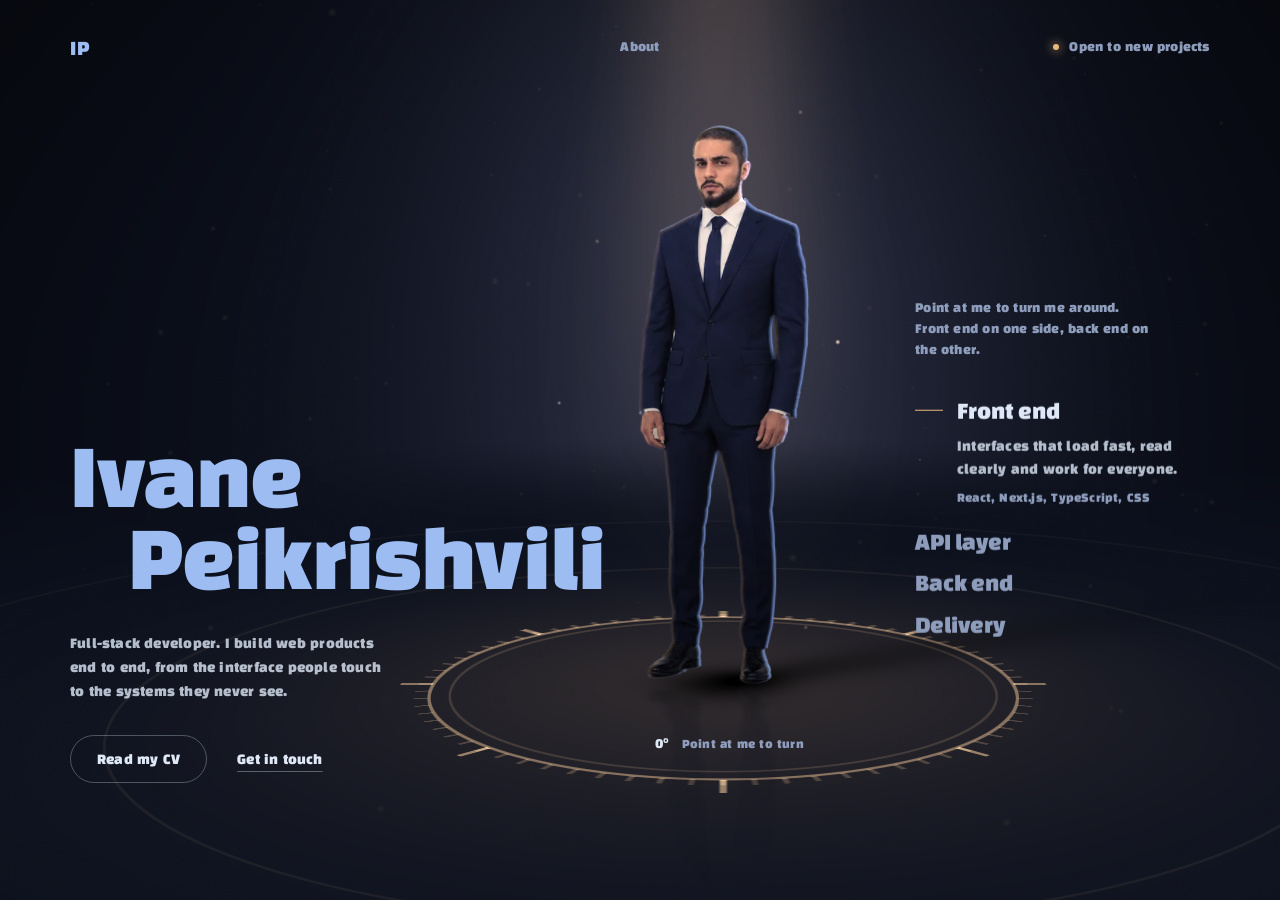
<file: index.html>
<!doctype html>
<html lang="en">
<head>
  <meta charset="utf-8">
  <meta name="viewport" content="width=device-width, initial-scale=1, viewport-fit=cover">
  <title>Ivane Peikrishvili, full-stack developer</title>
  <meta name="description" content="Ivane Peikrishvili builds web products end to end, from the interface to the systems behind it.">
  <meta name="theme-color" content="#0a0e19">

  <!-- Font: Changa One for everything -->
  <link rel="preconnect" href="https://fonts.googleapis.com">
  <link rel="preconnect" href="https://fonts.gstatic.com" crossorigin>
  <link rel="stylesheet" href="https://fonts.googleapis.com/css2?family=Changa+One:ital@0;1&display=swap">

  <!-- Start loading the turntable photos straight away -->
  <link rel="preload" href="assets/turntable.webp" as="image" type="image/webp">

  <link rel="stylesheet" href="css/style.css">

  <!-- Lets the CSS know JavaScript is running (used for the opening animation) -->
  <script>document.documentElement.classList.add('js');</script>
</head>

<body class="page-home">

  <!-- ===== Header ===== -->
  <header class="site-header">
    <a class="site-header__mark" href="index.html" aria-label="Ivane Peikrishvili, home">IP</a>
    <nav class="site-nav" aria-label="Main">
      <a href="about.html">About</a>
    </nav>
    <p class="site-header__status">Open to new projects</p>
  </header>

  <main>
    <!-- ===== Hero: the turntable =====
         data-turntable points to the 40-photo atlas used by js/turntable.js -->
    <section class="hero" aria-label="Introduction" data-turntable="assets/turntable.webp">

      <canvas class="hero__stage" aria-hidden="true"></canvas>
      <img class="hero__fallback" src="assets/portrait-front.webp" alt="" aria-hidden="true">
      <div class="hero__grain" aria-hidden="true"></div>
      <div class="hero__letterbox" aria-hidden="true"><span></span><span></span></div>

      <!-- Name and introduction -->
      <div class="hero__intro">
        <h1 class="hero__name">
          <span class="line"><span>Ivane</span></span>
          <span class="line"><span>Peikrishvili</span></span>
        </h1>
        <p class="hero__lede">
          Full-stack developer. I build web products end to end, from the interface
          people touch to the systems they never see.
        </p>
        <div class="actions">
          <a class="button" href="about.html">Read my CV</a>
          <a class="text-link" href="about.html#contact">Get in touch</a>
        </div>
      </div>

      <!-- The stack. Each layer matches one side of the figure (data-angle). -->
      <aside class="layers" aria-label="What I work on">
        <p class="layers__hint">Point at me to turn me around. Front end on one side, back end on the other.</p>
        <ol class="layers__list">
          <li class="layers__item is-active" data-angle="0">
            <button class="layers__button" type="button" aria-pressed="true">Front end</button>
            <div class="layers__detail"><div>
              <p>Interfaces that load fast, read clearly and work for everyone.</p>
              <p class="layers__tools">React, Next.js, TypeScript, CSS</p>
            </div></div>
          </li>
          <li class="layers__item" data-angle="90">
            <button class="layers__button" type="button" aria-pressed="false">API layer</button>
            <div class="layers__detail"><div>
              <p>Clear contracts between the screen and the data, typed end to end.</p>
              <p class="layers__tools">REST, GraphQL, tRPC, OpenAPI</p>
            </div></div>
          </li>
          <li class="layers__item" data-angle="180">
            <button class="layers__button" type="button" aria-pressed="false">Back end</button>
            <div class="layers__detail"><div>
              <p>Services, data models and background jobs that stay calm under load.</p>
              <p class="layers__tools">Node.js, PostgreSQL, Redis, Prisma</p>
            </div></div>
          </li>
          <li class="layers__item" data-angle="270">
            <button class="layers__button" type="button" aria-pressed="false">Delivery</button>
            <div class="layers__detail"><div>
              <p>Pipelines, hosting and monitoring, so releases are routine.</p>
              <p class="layers__tools">Docker, AWS, Vercel, GitHub Actions</p>
            </div></div>
          </li>
        </ol>
      </aside>

      <!-- Angle readout. Also a keyboard control: arrow keys turn the figure. -->
      <div class="hero__dial" role="slider" tabindex="0"
           aria-label="Turn the portrait" aria-valuemin="0" aria-valuemax="359"
           aria-valuenow="0" aria-valuetext="0 degrees, front end">
        <span class="dial__value">0°</span>
        <span class="dial__hint">
          <span class="hint-mouse">Point at me to turn</span>
          <span class="hint-touch">Swipe to turn</span>
        </span>
      </div>

      <p class="visually-hidden">
        Portrait of Ivane in a navy suit, standing on a turntable.
        Turning it changes which part of the stack is described.
      </p>
    </section>
  </main>

  <script src="js/turntable.js"></script>
  <script src="js/main.js"></script>
</body>
</html>
</file>
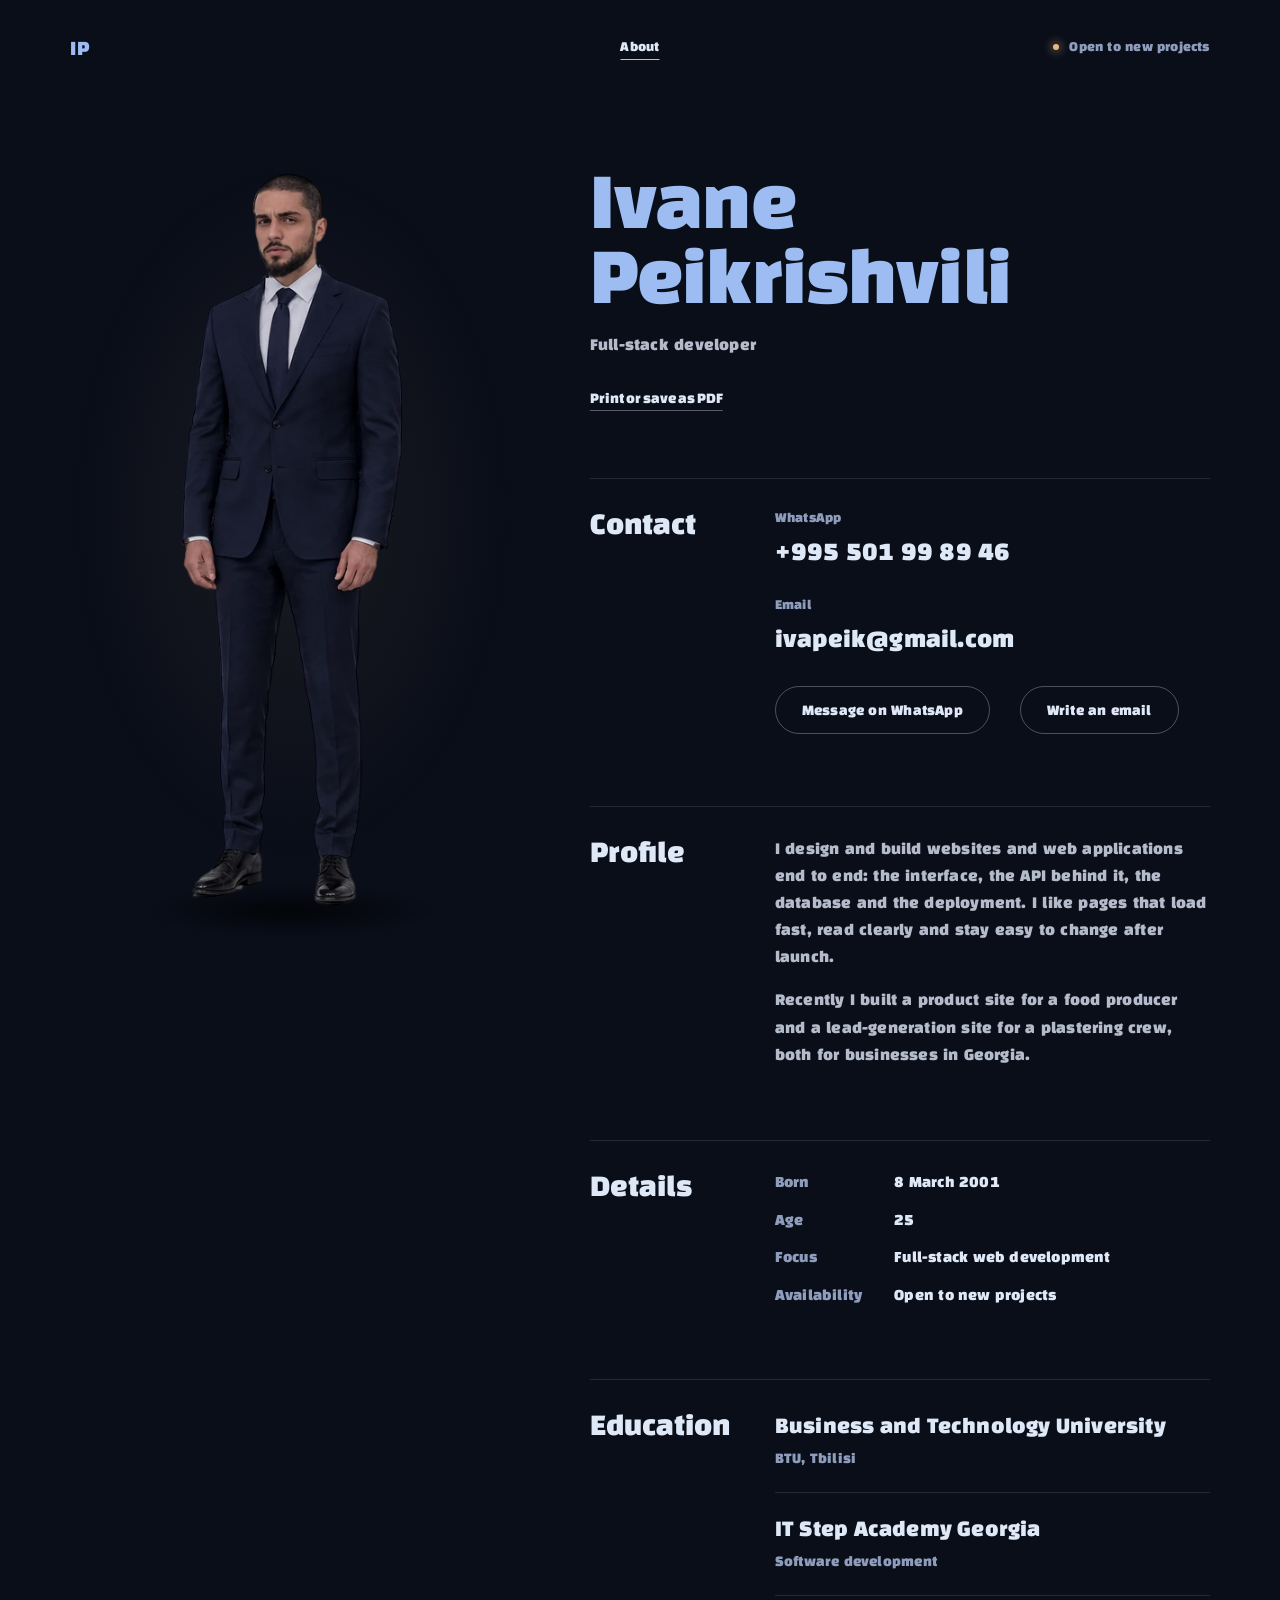
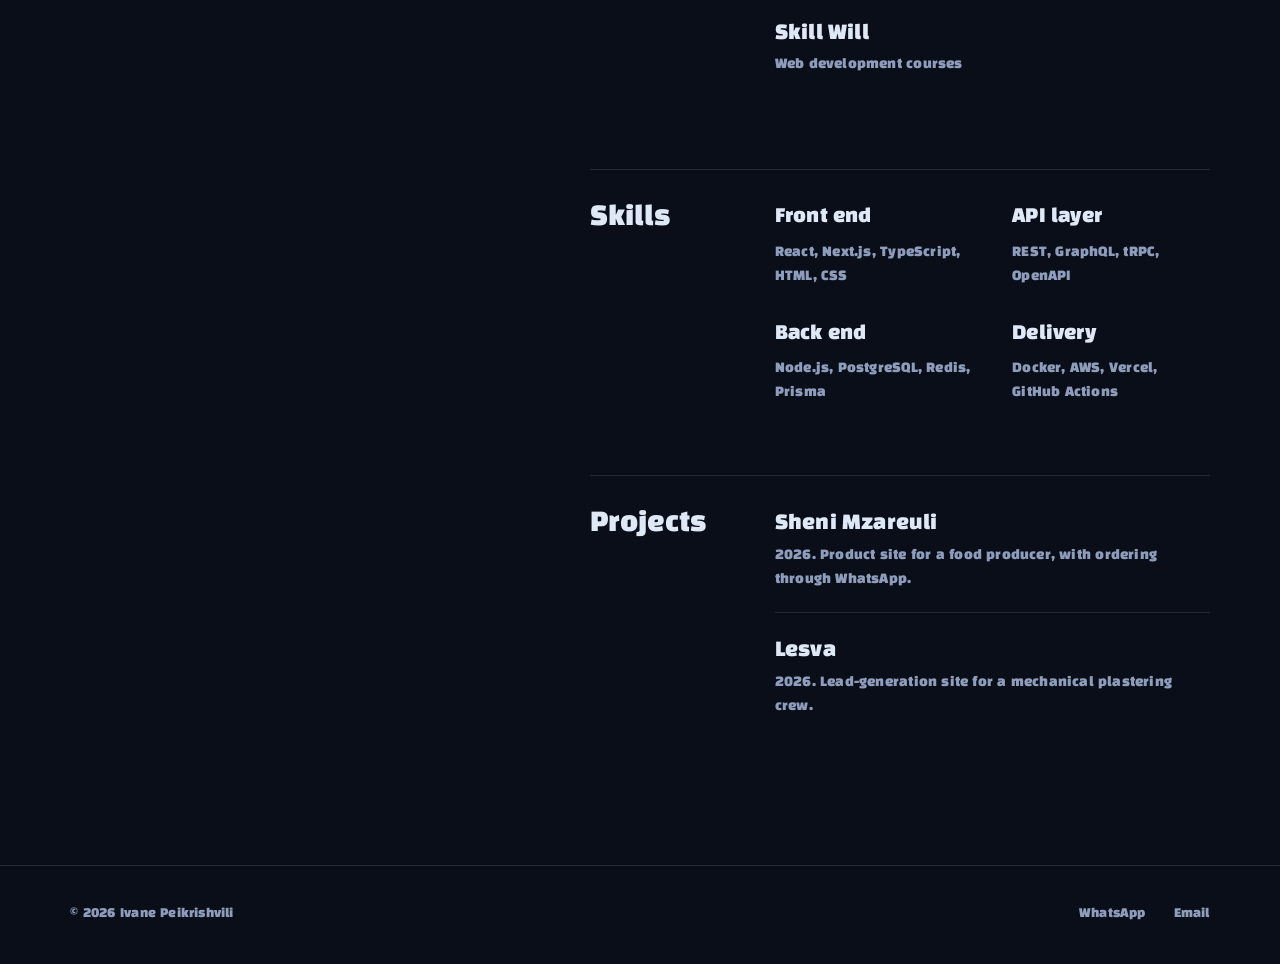
<file: about.html>
<!doctype html>
<html lang="en">
<head>
  <meta charset="utf-8">
  <meta name="viewport" content="width=device-width, initial-scale=1, viewport-fit=cover">
  <title>About, Ivane Peikrishvili</title>
  <meta name="description" content="CV of Ivane Peikrishvili, full-stack developer: profile, education, skills and projects.">
  <meta name="theme-color" content="#0a0e19">

  <link rel="preconnect" href="https://fonts.googleapis.com">
  <link rel="preconnect" href="https://fonts.gstatic.com" crossorigin>
  <link rel="stylesheet" href="https://fonts.googleapis.com/css2?family=Changa+One:ital@0;1&display=swap">

  <link rel="stylesheet" href="css/style.css">
</head>

<body class="page-about">

  <!-- ===== Header ===== -->
  <header class="site-header">
    <a class="site-header__mark" href="index.html" aria-label="Ivane Peikrishvili, home">IP</a>
    <nav class="site-nav" aria-label="Main">
      <a aria-current="page" href="about.html">About</a>
    </nav>
    <p class="site-header__status">Open to new projects</p>
  </header>

  <main class="about container">

    <!-- ===== Portrait (stays in view while the CV scrolls) ===== -->
    <figure class="about__portrait">
      <img src="assets/portrait-front.webp" width="260" height="844"
           alt="Ivane Peikrishvili in a navy suit, facing the camera.">
    </figure>

    <!-- ===== CV ===== -->
    <div class="cv">

      <header class="cv__intro">
        <h1 class="cv__name"><span class="line">Ivane</span> <span class="line">Peikrishvili</span></h1>
        <p class="cv__role" data-reveal>Full-stack developer</p>
        <div class="actions" data-reveal>
          <button class="text-link link-button" type="button" data-print>Print or save as PDF</button>
        </div>
      </header>

      <section class="cv__section" data-reveal id="contact" aria-labelledby="contact-title">
        <h2 class="section-title" id="contact-title">Contact</h2>
        <div class="contact-links">
          <div>
            <p class="direct__label">WhatsApp</p>
            <p class="direct__value">+995 501 99 89 46</p>
          </div>
          <div>
            <p class="direct__label">Email</p>
            <p class="direct__value">ivapeik@gmail.com</p>
          </div>
          <div class="actions">
            <a class="button" href="https://wa.me/995501998946" target="_blank" rel="noopener">Message on WhatsApp</a>
            <a class="button" href="https://mail.google.com/mail/?view=cm&amp;fs=1&amp;to=ivapeik@gmail.com" target="_blank" rel="noopener">Write an email</a>
          </div>
        </div>
      </section>

      <section class="cv__section" data-reveal aria-labelledby="profile-title">
        <h2 class="section-title" id="profile-title">Profile</h2>
        <div class="cv__text">
          <p>
            I design and build websites and web applications end to end: the interface,
            the API behind it, the database and the deployment. I like pages that load fast,
            read clearly and stay easy to change after launch.
          </p>
          <p>
            Recently I built a product site for a food producer and a lead-generation site
            for a plastering crew, both for businesses in Georgia.
          </p>
        </div>
      </section>

      <section class="cv__section" data-reveal aria-labelledby="details-title">
        <h2 class="section-title" id="details-title">Details</h2>
        <dl class="cv__facts">
          <dt>Born</dt>
          <dd>8 March 2001</dd>
          <dt>Age</dt>
          <dd><span data-birthdate="2001-03-08">25</span></dd>
          <dt>Focus</dt>
          <dd>Full-stack web development</dd>
          <dt>Availability</dt>
          <dd>Open to new projects</dd>
        </dl>
      </section>

      <section class="cv__section" data-reveal aria-labelledby="education-title">
        <h2 class="section-title" id="education-title">Education</h2>
        <!-- Add years or programme names to each entry if you like,
             for example: <p class="entry__meta">Computer Science, 2019 to 2023</p> -->
        <ul class="entry-list">
          <li>
            <h3 class="entry__title">Business and Technology University</h3>
            <p class="entry__meta">BTU, Tbilisi</p>
          </li>
          <li>
            <h3 class="entry__title">IT Step Academy Georgia</h3>
            <p class="entry__meta">Software development</p>
          </li>
          <li>
            <h3 class="entry__title">Skill Will</h3>
            <p class="entry__meta">Web development courses</p>
          </li>
        </ul>
      </section>

      <section class="cv__section" data-reveal aria-labelledby="skills-title">
        <h2 class="section-title" id="skills-title">Skills</h2>
        <div class="skills">
          <div>
            <h3>Front end</h3>
            <p>React, Next.js, TypeScript, HTML, CSS</p>
          </div>
          <div>
            <h3>API layer</h3>
            <p>REST, GraphQL, tRPC, OpenAPI</p>
          </div>
          <div>
            <h3>Back end</h3>
            <p>Node.js, PostgreSQL, Redis, Prisma</p>
          </div>
          <div>
            <h3>Delivery</h3>
            <p>Docker, AWS, Vercel, GitHub Actions</p>
          </div>
        </div>
      </section>

      <section class="cv__section" data-reveal aria-labelledby="projects-title">
        <h2 class="section-title" id="projects-title">Projects</h2>
        <ul class="entry-list">
          <li>
            <h3 class="entry__title"><a href="https://shenimzareuli.ge/" target="_blank" rel="noopener">Sheni Mzareuli</a></h3>
            <p class="entry__meta">2026. Product site for a food producer, with ordering through WhatsApp.</p>
          </li>
          <li>
            <h3 class="entry__title">Lesva</h3>
            <p class="entry__meta">2026. Lead-generation site for a mechanical plastering crew.</p>
          </li>
        </ul>
      </section>


    </div>
  </main>

  <!-- ===== Footer ===== -->
  <footer class="site-footer">
    <div class="site-footer__inner container">
      <p>© <span data-year>2026</span> Ivane Peikrishvili</p>
      <ul class="site-footer__links">
        <li><a href="https://wa.me/995501998946" target="_blank" rel="noopener">WhatsApp</a></li>
        <li><a href="https://mail.google.com/mail/?view=cm&amp;fs=1&amp;to=ivapeik@gmail.com" target="_blank" rel="noopener">Email</a></li>
      </ul>
    </div>
  </footer>

  <script src="js/main.js"></script>
</body>
</html>
</file>
<file: css/style.css>
/* ==========================================================================
   Ivane Peikrishvili, portfolio
   --------------------------------------------------------------------------
   One stylesheet for every page. Sections:

    1. Design tokens
    2. Base
    3. Layout helpers
    4. Header
    5. Buttons and links
    6. Footer
    7. Inner page title
    8. Home: turntable hero
    9. Work page
   10. About page (CV)
   11. Contact page
   12. Page transitions
   13. Small screens
   14. Reduced motion
   15. Print (the About page prints as a CV)
   ========================================================================== */


/* ==========================================================================
   1. Design tokens
   ========================================================================== */

:root {
  /* colour */
  --ink: #0a0e19;                          /* page background, matched to the navy suit */
  --ink-raised: #111726;                   /* frames and surfaces */
  --tungsten: #e8b97e;                     /* the stage light; used sparingly */
  --blue: #9cbcf2;                         /* name and logo: the cool back light */
  --ivory: #dfe8f7;                        /* main text: pale ice blue */
  --ivory-soft: rgba(223, 232, 247, 0.8);  /* paragraphs */
  --steel: #8e9dbc;                        /* secondary text: blue-grey */
  --line: rgba(223, 232, 247, 0.12);       /* hairlines */
  --line-strong: rgba(223, 232, 247, 0.3);

  /* type */
  --font-display: "Changa One", "Arial Black", Impact, sans-serif;
  --font-body: "Changa One", "Arial Black", Impact, sans-serif;
  --font-georgian: "Noto Sans Georgian", "BPG Arial", Sylfaen, sans-serif;

  /* spacing */
  --gutter: clamp(20px, 5.5vw, 88px);      /* left and right page margin */
  --page-width: 1320px;
  --section-space: clamp(88px, 14vh, 168px);

  /* motion */
  --ease-out: cubic-bezier(0.16, 0.84, 0.24, 1);
}


/* ==========================================================================
   2. Base
   ========================================================================== */

*,
*::before,
*::after {
  box-sizing: border-box;
}

html {
  background: var(--ink);
  color: var(--ivory);
  -webkit-font-smoothing: antialiased;
  text-rendering: optimizeLegibility;
}

body {
  margin: 0;
  font-family: var(--font-body);
  font-size: 17px;
  line-height: 1.6;
  letter-spacing: 0.012em;
  word-spacing: 0.12em;     /* Changa One has narrow spaces; this keeps small text readable */
}

h1,
h2,
h3,
p,
ul,
ol,
dl,
dd,
figure {
  margin: 0;
}

ul,
ol {
  padding: 0;
  list-style: none;
}

img {
  display: block;
  max-width: 100%;
}

a {
  color: inherit;
}

::selection {
  background: var(--tungsten);
  color: var(--ink);
}

:focus-visible {
  outline: 1.5px solid var(--tungsten);
  outline-offset: 5px;
  border-radius: 4px;
}

.visually-hidden {
  position: absolute;
  width: 1px;
  height: 1px;
  overflow: hidden;
  clip: rect(0 0 0 0);
  white-space: nowrap;
}

[lang="ka"] {
  font-family: var(--font-georgian);
}


/* ==========================================================================
   3. Layout helpers
   ========================================================================== */

.container {
  width: 100%;
  max-width: calc(var(--page-width) + var(--gutter) * 2);
  margin: 0 auto;
  padding: 0 var(--gutter);
}


/* ==========================================================================
   4. Header (the same on every page)
   ========================================================================== */

.site-header {
  position: absolute;
  top: 0;
  left: 0;
  right: 0;
  z-index: 5;
  display: grid;
  grid-template-columns: 1fr auto 1fr;
  align-items: center;
  padding: clamp(18px, 3.4vh, 36px) var(--gutter);
}

.site-header__mark {
  color: var(--blue);
  justify-self: start;
  font-family: var(--font-display);
  font-size: 21px;
  font-weight: 400;
  letter-spacing: 0.02em;
  text-decoration: none;
}

.site-nav {
  display: flex;
  gap: clamp(22px, 3.2vw, 48px);
}

.site-nav a {
  padding: 6px 0;
  font-size: 14px;
  line-height: 1;
  color: var(--steel);
  text-decoration: none;
  transition: color 0.25s;
}

.site-nav a:hover,
.site-nav a[aria-current="page"] {
  color: var(--ivory);
}

.site-nav a[aria-current="page"] {
  text-decoration: underline;
  text-decoration-color: var(--tungsten);
  text-decoration-thickness: 1px;
  text-underline-offset: 8px;
}

.site-header__status {
  justify-self: end;
  display: flex;
  align-items: center;
  gap: 10px;
  font-size: 14px;
  line-height: 1;
  color: var(--steel);
}

.site-header__status::before {
  content: "";
  width: 6px;
  height: 6px;
  border-radius: 50%;
  background: var(--tungsten);
  box-shadow: 0 0 10px 2px rgba(232, 185, 126, 0.45);
}


/* ==========================================================================
   5. Buttons and links
   ========================================================================== */

.button {
  display: inline-flex;
  align-items: center;
  justify-content: center;
  height: 48px;
  padding: 0 26px;
  border: 1px solid var(--line-strong);
  border-radius: 999px;
  background: none;
  color: var(--ivory);
  font: inherit;
  font-size: 15px;
  text-decoration: none;
  cursor: pointer;
  transition: background-color 0.3s, color 0.3s, border-color 0.3s;
}

.button:hover {
  background: var(--ivory);
  border-color: var(--ivory);
  color: var(--ink);
}

.text-link {
  font-size: 15px;
  color: var(--ivory);
  text-decoration: underline;
  text-decoration-thickness: 1px;
  text-underline-offset: 7px;
  text-decoration-color: rgba(223, 232, 247, 0.35);
  transition: text-decoration-color 0.3s;
}

.text-link:hover {
  text-decoration-color: var(--tungsten);
}

/* a <button> that looks like .text-link */
.link-button {
  padding: 0;
  border: 0;
  background: none;
  font-family: inherit;
  cursor: pointer;
}

.actions {
  display: flex;
  flex-wrap: wrap;
  align-items: center;
  gap: 14px 30px;
}


/* ==========================================================================
   6. Footer
   ========================================================================== */

.site-footer {
  border-top: 1px solid var(--line);
}

.site-footer__inner {
  display: flex;
  flex-wrap: wrap;
  justify-content: space-between;
  gap: 16px 32px;
  padding-top: 36px;
  padding-bottom: 40px;
  font-size: 14px;
  color: var(--steel);
}

.site-footer__links {
  display: flex;
  flex-wrap: wrap;
  gap: 8px 28px;
}

.site-footer a {
  text-decoration: none;
  transition: color 0.25s;
}

.site-footer a:hover {
  color: var(--ivory);
}


/* ==========================================================================
   7. Inner page title (Work, About, Contact)
   ========================================================================== */

.page-intro {
  padding-top: clamp(140px, 24vh, 240px);
  padding-bottom: clamp(56px, 9vh, 104px);
}

.page-title {
  font-family: var(--font-display);
  font-weight: 400;
  font-size: clamp(3.2rem, 8.4vw, 8rem);
  line-height: 0.9;
  letter-spacing: -0.01em;
}

.page-lede {
  margin-top: clamp(22px, 3.4vh, 34px);
  max-width: 44ch;
  font-size: clamp(17px, 1.35vw, 20px);
  color: var(--ivory-soft);
}

.section-title {
  font-family: var(--font-display);
  font-weight: 400;
  font-size: clamp(1.7rem, 2.4vw, 2.2rem);
  line-height: 1.1;
  letter-spacing: 0;
}


/* ==========================================================================
   8. Home: turntable hero
   --------------------------------------------------------------------------
   --fig-x, --fig-top and --fig-bottom place the figure (as fractions of the
   hero). js/turntable.js reads them, so adjust the figure here.
   ========================================================================== */

.hero {
  --fig-x: 0.565;
  --fig-top: 0.14;
  --fig-bottom: 0.76;
  --dial-gap: 0.085;

  position: relative;
  height: 100vh;
  height: 100svh;
  min-height: 620px;
  overflow: hidden;
  background: var(--ink);
  cursor: grab;
  touch-action: pan-y;          /* horizontal drags turn the figure, vertical ones scroll */
  user-select: none;
  -webkit-user-select: none;
}

.hero.is-dragging {
  cursor: grabbing;
}

.hero__intro,
.hero .layers {
  cursor: auto;
  user-select: text;
  -webkit-user-select: text;
}

.hero__stage {
  position: absolute;
  inset: 0;
  width: 100%;
  height: 100%;
  display: block;
}

/* still image when WebGL is not available */
.hero__fallback {
  display: none;
  position: absolute;
  left: calc(var(--fig-x) * 100%);
  top: calc((var(--fig-top) - (var(--fig-bottom) - var(--fig-top)) * 0.016) * 100%);
  height: calc((var(--fig-bottom) - var(--fig-top)) * 103.7%);
  width: auto;
  transform: translateX(-50%);
  filter: brightness(0.85) contrast(1.05);
}

.hero.is-static .hero__fallback {
  display: block;
}

.hero.is-static .hero__dial,
.hero.is-static .layers__hint {
  display: none;
}

/* film grain over the picture, under the type */
.hero__grain {
  position: absolute;
  inset: -100%;
  z-index: 1;
  pointer-events: none;
  opacity: 0.14;
  mix-blend-mode: overlay;
  background-image: url("data:image/svg+xml;utf8,<svg xmlns='http://www.w3.org/2000/svg' width='220' height='220'><filter id='n'><feTurbulence type='fractalNoise' baseFrequency='.85' numOctaves='2' stitchTiles='stitch'/><feColorMatrix values='.33 .33 .33 0 0 .33 .33 .33 0 0 .33 .33 .33 0 0 0 0 0 0 1'/></filter><rect width='100%' height='100%' filter='url(%23n)'/></svg>");
  animation: grain 1s steps(5) infinite;
}

@keyframes grain {
  0%   { transform: translate(0, 0); }
  20%  { transform: translate(-7%, 4%); }
  40%  { transform: translate(5%, -6%); }
  60%  { transform: translate(-3%, -9%); }
  80%  { transform: translate(8%, 3%); }
  100% { transform: translate(0, 0); }
}

/* letterbox bars for the opening shot */
.hero__letterbox span {
  position: absolute;
  left: 0;
  right: 0;
  z-index: 6;
  height: 11vh;
  background: #000;
  pointer-events: none;
  transition: transform 1.3s cubic-bezier(0.7, 0, 0.2, 1);
}

.hero__letterbox span:first-child {
  top: 0;
}

.hero__letterbox span:last-child {
  bottom: 0;
}

.is-revealed .hero__letterbox span:first-child {
  transform: translateY(-101%);
}

.is-revealed .hero__letterbox span:last-child {
  transform: translateY(101%);
}

/* name and introduction, bottom left */
.hero__intro {
  position: absolute;
  z-index: 3;
  left: var(--gutter);
  bottom: clamp(56px, 13vh, 150px);
  width: min(46vw, 780px);
}

.hero__name {
  color: var(--blue);
  font-family: var(--font-display);
  font-weight: 400;
  font-size: clamp(3.1rem, 7.3vw, 8.6rem);
  line-height: 0.88;
  letter-spacing: -0.01em;
}

.hero__name .line {
  display: block;
  white-space: nowrap;
  padding-bottom: 0.07em;
  margin-bottom: -0.07em;
}

.hero__name .line + .line {
  padding-left: 0.62em;
}

.hero__name .line span {
  display: block;
}

.hero__lede {
  margin-top: clamp(22px, 3.6vh, 36px);
  max-width: 35ch;
  font-size: clamp(15px, 1.12vw, 17.5px);
  color: var(--ivory-soft);
}

.hero__intro .actions {
  margin-top: clamp(24px, 3.6vh, 34px);
}

/* the stack, bound to the turntable (right) */
.layers {
  position: absolute;
  z-index: 3;
  right: var(--gutter);
  top: 50%;
  width: min(23vw, 330px);
  transform: translateY(-44%);
}

.layers__hint {
  max-width: 30ch;
  margin-bottom: clamp(20px, 3.4vh, 34px);
  font-size: 13.5px;
  line-height: 1.55;
  color: var(--steel);
}

.layers__button {
  display: flex;
  align-items: center;
  margin: 0;
  padding: 7px 0;
  border: 0;
  background: none;
  font-family: var(--font-display);
  font-size: clamp(21px, 1.85vw, 28px);
  line-height: 1.15;
  letter-spacing: 0;
  color: var(--steel);
  cursor: pointer;
  transition: color 0.4s;
}

/* the small tungsten marker that slides in front of the active layer */
.layers__button::before {
  content: "";
  flex: none;
  width: 0;
  height: 1px;
  margin-right: 0;
  background: var(--tungsten);
  transition: width 0.55s var(--ease-out), margin-right 0.55s var(--ease-out);
}

.layers__button:hover,
.layers__item.is-active .layers__button {
  color: var(--ivory);
}

.layers__item.is-active .layers__button::before {
  width: 28px;
  margin-right: 14px;
}

/* the description opens under the active layer */
.layers__detail {
  display: grid;
  grid-template-rows: 0fr;
  opacity: 0;
  transition: grid-template-rows 0.55s var(--ease-out), opacity 0.45s;
}

.layers__detail > div {
  overflow: hidden;
  padding-left: 42px;
}

.layers__item.is-active .layers__detail {
  grid-template-rows: 1fr;
  opacity: 1;
}

.layers__detail p {
  max-width: 32ch;
  padding-top: 4px;
  font-size: 15px;
  line-height: 1.55;
  color: var(--ivory-soft);
}

.layers__detail .layers__tools {
  padding: 6px 0 14px;
  font-size: 13px;
  line-height: 1.5;
  color: var(--steel);
}

/* angle readout on the stage floor, in front of the feet */
.hero__dial {
  position: absolute;
  z-index: 3;
  left: calc(var(--fig-x) * 100%);
  top: calc((var(--fig-bottom) + (var(--fig-bottom) - var(--fig-top)) * var(--dial-gap)) * 100%);
  display: flex;
  align-items: baseline;
  gap: 12px;
  padding: 6px 12px;
  border-radius: 6px;
  transform: translateX(-50%);
  font-size: 13px;
  line-height: 1;
  color: var(--steel);
  white-space: nowrap;
}

.dial__value {
  min-width: 3.4ch;
  font-size: 14px;
  letter-spacing: 0.02em;
  font-variant-numeric: tabular-nums;
  text-align: right;
  color: var(--ivory);
}

.hero.has-turned .dial__hint {
  opacity: 0;
  transition: opacity 0.8s 0.4s;
}

.hint-touch {
  display: none;
}

@media (pointer: coarse) {
  .hint-mouse { display: none; }
  .hint-touch { display: inline; }
}

/* ---------- 3D text ----------
   The hero copy leans gently toward the pointer. js/turntable.js sets
   --tilt-x and --tilt-y (each -1..1) on .hero. */
.hero__intro {
  transform: perspective(1400px)
             rotateY(calc(var(--tilt-x, 0) * 7deg))
             rotateX(calc(var(--tilt-y, 0) * -5deg));
  transform-origin: 0% 50%;
}

.layers__list {
  transform: perspective(1400px)
             rotateY(calc(var(--tilt-x, 0) * 7deg))
             rotateX(calc(var(--tilt-y, 0) * -5deg));
  transform-origin: 100% 50%;
}

/* layer names swing toward you on hover */
.layers__button {
  transform-origin: 0% 50%;
  transition: color 0.4s, transform 0.5s var(--ease-out);
}

.layers__button:hover {
  transform: perspective(500px) rotateY(-14deg) translateZ(14px);
}

/* Opening sequence: every line of text flips up into place, like a card
   standing up. Hidden until js/turntable.js adds .is-revealed. */
.js .hero__name .line span,
.js .hero__lede,
.js .hero__intro .actions,
.js .layers__hint,
.js .layers__item,
.js .hero__dial,
.js .page-home .site-header {
  opacity: 0;
  transform: perspective(700px) rotateX(-80deg) translateY(30%);
  transform-origin: 50% 100%;
  transition: transform 1.2s var(--ease-out), opacity 0.7s ease-out;
}

.js .hero__name .line span          { transition-delay: 0s; }
.js .hero__name .line + .line span  { transition-delay: 0.12s; }
.js .hero__lede                     { transition-delay: 0.3s; }
.js .hero__intro .actions           { transition-delay: 0.45s; }
.js .layers__hint                   { transition-delay: 0.5s; }
.js .layers__item:nth-child(1)      { transition-delay: 0.58s; }
.js .layers__item:nth-child(2)      { transition-delay: 0.66s; }
.js .layers__item:nth-child(3)      { transition-delay: 0.74s; }
.js .layers__item:nth-child(4)      { transition-delay: 0.82s; }
.js .hero__dial                     { transition-delay: 0.9s; }
.js .page-home .site-header         { transform: none; transition-delay: 0.6s; }

.js.is-revealed .hero__name .line span,
.js.is-revealed .hero__lede,
.js.is-revealed .hero__intro .actions,
.js.is-revealed .layers__hint,
.js.is-revealed .layers__item,
.js.is-revealed .page-home .site-header {
  opacity: 1;
  transform: none;
}

/* the readout keeps its own centring transform */
.js.is-revealed .hero__dial {
  opacity: 1;
  transform: translateX(-50%);
}

.js .hero__dial {
  transform: translateX(-50%) perspective(700px) rotateX(-80deg);
}

/* 3D reveal for other pages: js/main.js adds .is-in when a block scrolls into view */
.js .cv__name .line {
  display: block;
}

.js [data-reveal],
.js .cv__name .line {
  opacity: 0;
  transform: perspective(900px) rotateX(-70deg) translateY(24px);
  transform-origin: 50% 100%;
  transition: transform 1.1s var(--ease-out), opacity 0.7s ease-out;
}

.js .cv__name .line + .line {
  transition-delay: 0.12s;
}

.js [data-reveal].is-in,
.js .cv__name.is-in .line {
  opacity: 1;
  transform: none;
}

/* inside a CV section the heading flips first, then its content */
.js .cv__section[data-reveal] {
  opacity: 1;
  transform: none;
}

.js .cv__section[data-reveal] > * {
  opacity: 0;
  transform: perspective(900px) rotateX(-70deg) translateY(24px);
  transform-origin: 50% 100%;
  transition: transform 1.1s var(--ease-out), opacity 0.7s ease-out;
}

.js .cv__section[data-reveal] > * + * {
  transition-delay: 0.14s;
}

.js .cv__section[data-reveal].is-in > * {
  opacity: 1;
  transform: none;
}

/* small laptops and tablets on their side */
@media (min-width: 900px) and (max-width: 1199px) and (min-aspect-ratio: 1/1) {
  .hero {
    --fig-x: 0.54;
    --fig-top: 0.2;
    --fig-bottom: 0.71;
  }

  .hero__name {
    font-size: 6.3vw;
  }

  .hero__intro {
    bottom: clamp(48px, 10vh, 96px);
  }

  .layers {
    top: 45%;
    width: 25vw;
  }
}


/* ==========================================================================
   9. Work page
   ========================================================================== */

.project {
  padding-top: var(--section-space);
  padding-bottom: var(--section-space);
  border-top: 1px solid var(--line);
  scroll-margin-top: 24px;
}

.project__head {
  display: flex;
  flex-wrap: wrap;
  align-items: flex-end;
  justify-content: space-between;
  gap: 20px 40px;
  margin-bottom: clamp(36px, 6vh, 64px);
}

.project__title {
  font-family: var(--font-display);
  font-weight: 400;
  font-size: clamp(2.8rem, 6.4vw, 6rem);
  line-height: 0.92;
  letter-spacing: -0.03em;
}

.project__native {
  display: block;
  margin-top: 14px;
  font-size: 15px;
  color: var(--steel);
}

/* the main screenshot in a browser frame, with the phone view on top */
.project__visual {
  position: relative;
  margin-bottom: clamp(120px, 15vh, 176px);   /* room for the phone hanging below */
}

.browser {
  overflow: hidden;
  border: 1px solid var(--line);
  border-radius: 12px;
  background: var(--ink-raised);
  box-shadow: 0 50px 90px -50px rgba(0, 0, 0, 0.9);
}

.browser__bar {
  display: flex;
  align-items: center;
  gap: 7px;
  height: 36px;
  padding: 0 14px;
  border-bottom: 1px solid var(--line);
}

.browser__bar i {
  width: 9px;
  height: 9px;
  border-radius: 50%;
  background: var(--line-strong);
}

.browser__address {
  margin-left: 14px;
  font-size: 12px;
  color: var(--steel);
}

.browser img {
  width: 100%;
  height: auto;
  aspect-ratio: 16 / 10;
  object-fit: cover;
}

.phone {
  position: absolute;
  right: 3%;
  bottom: -64px;
  width: clamp(110px, 12%, 176px);
  overflow: hidden;
  border: 1px solid var(--line-strong);
  border-radius: 26px;
  background: #000;
  box-shadow: 0 40px 70px -30px rgba(0, 0, 0, 0.95);
}

.phone img {
  width: 100%;
  height: auto;
  aspect-ratio: 540 / 1169;
}

/* facts on the left, story on the right */
.project__body {
  display: grid;
  grid-template-columns: minmax(0, 4fr) minmax(0, 7fr);
  gap: 48px clamp(40px, 6vw, 120px);
}

.facts {
  display: grid;
  grid-template-columns: auto 1fr;
  gap: 12px 28px;
  align-content: start;
  font-size: 15px;
}

.facts dt {
  color: var(--steel);
}

.facts dd a {
  text-decoration-color: var(--tungsten);
  text-underline-offset: 5px;
}

.project__text > p {
  max-width: 60ch;
  font-size: clamp(17px, 1.3vw, 19px);
  color: var(--ivory-soft);
}

.highlights {
  margin-top: 32px;
  border-top: 1px solid var(--line);
}

.highlights li {
  padding: 16px 0;
  border-bottom: 1px solid var(--line);
  font-size: 15px;
  color: var(--ivory-soft);
}

/* two more screenshots */
.gallery {
  display: grid;
  grid-template-columns: 1fr 1fr;
  gap: clamp(16px, 2vw, 28px);
  margin-top: clamp(56px, 9vh, 104px);
}

.gallery img {
  width: 100%;
  height: auto;
  aspect-ratio: 16 / 10;
  object-fit: cover;
  border: 1px solid var(--line);
  border-radius: 10px;
}

.gallery figcaption {
  margin-top: 12px;
  font-size: 14px;
  color: var(--steel);
}

/* invitation at the end of the page */
.closing {
  padding-top: var(--section-space);
  padding-bottom: var(--section-space);
  border-top: 1px solid var(--line);
}

.closing__title {
  max-width: 16ch;
  font-family: var(--font-display);
  font-weight: 400;
  font-size: clamp(2.4rem, 5vw, 4.6rem);
  line-height: 1;
  letter-spacing: -0.025em;
}

.closing .actions {
  margin-top: 36px;
}


/* ==========================================================================
   10. About page (CV)
   ========================================================================== */

.about {
  display: grid;
  grid-template-columns: minmax(0, 5fr) minmax(0, 7fr);
  gap: clamp(40px, 6vw, 120px);
  padding-top: clamp(120px, 18vh, 180px);
  padding-bottom: var(--section-space);
}

/* the portrait stays in view while the CV scrolls */
.about__portrait {
  position: sticky;
  top: 96px;
  height: calc(100vh - 140px);
  min-height: 520px;
  max-height: 860px;
  display: flex;
  align-items: flex-end;
  justify-content: center;
}

.about__portrait::before {
  content: "";
  position: absolute;
  inset: 0;
  background: radial-gradient(ellipse 50% 46% at 50% 46%, rgba(232, 185, 126, 0.08), transparent 100%);
}

.about__portrait::after {
  content: "";
  position: absolute;
  bottom: -2%;
  left: 18%;
  right: 18%;
  height: 7%;
  border-radius: 50%;
  background: radial-gradient(closest-side, rgba(0, 0, 0, 0.65), transparent);
}

.about__portrait img {
  position: relative;
  z-index: 1;
  height: 100%;
  width: auto;
  filter: brightness(0.9) contrast(1.05) saturate(0.95);
}

.cv__name {
  color: var(--blue);
  font-family: var(--font-display);
  font-weight: 400;
  font-size: clamp(3rem, 6.4vw, 6rem);
  line-height: 0.92;
  letter-spacing: -0.01em;
}

.cv__role {
  margin-top: 18px;
  font-size: clamp(17px, 1.35vw, 20px);
  color: var(--ivory-soft);
}

.cv__intro .actions {
  margin-top: 32px;
}

.cv__section {
  display: grid;
  grid-template-columns: minmax(130px, 1fr) minmax(0, 3fr);
  gap: 20px 40px;
  margin-top: clamp(56px, 8vh, 88px);
  padding-top: 28px;
  border-top: 1px solid var(--line);
}

.cv__text p {
  max-width: 58ch;
  color: var(--ivory-soft);
}

.cv__text p + p {
  margin-top: 16px;
}

.cv__facts {
  display: grid;
  grid-template-columns: auto 1fr;
  gap: 12px 32px;
  font-size: 16px;
}

.cv__facts dt {
  color: var(--steel);
}

.entry-list li {
  padding: 4px 0 22px;
}

.entry-list li + li {
  padding-top: 22px;
  border-top: 1px solid var(--line);
}

.entry__title {
  font-family: var(--font-display);
  font-weight: 400;
  font-size: clamp(1.35rem, 1.8vw, 1.6rem);
  line-height: 1.2;
}

.entry__meta {
  margin-top: 6px;
  font-size: 15px;
  color: var(--steel);
}

.entry__title a {
  text-decoration: none;
}

.entry__title a:hover {
  text-decoration: underline;
  text-decoration-color: var(--tungsten);
  text-decoration-thickness: 1px;
  text-underline-offset: 6px;
}

.skills {
  display: grid;
  grid-template-columns: 1fr 1fr;
  gap: 28px 40px;
}

.skills h3 {
  font-family: var(--font-display);
  font-weight: 400;
  font-size: 1.35rem;
}

.skills p {
  margin-top: 6px;
  font-size: 15px;
  color: var(--steel);
}


/* contact section at the end of the CV */
.contact-links {
  display: grid;
  gap: 28px;
}

.contact-links .actions {
  margin-top: 4px;
}

/* ==========================================================================
   11. Contact details
   ========================================================================== */

.contact {
  display: grid;
  grid-template-columns: minmax(0, 7fr) minmax(0, 4fr);
  gap: 56px clamp(48px, 8vw, 140px);
  padding-bottom: var(--section-space);
}

.form {
  display: grid;
  gap: 30px;
}

.form__row {
  display: grid;
  grid-template-columns: 1fr 1fr;
  gap: 30px;
}

.field {
  display: grid;
  gap: 6px;
}

.field label {
  font-size: 14px;
  color: var(--steel);
}

.field input,
.field textarea {
  width: 100%;
  padding: 12px 0;
  border: 0;
  border-bottom: 1px solid var(--line-strong);
  border-radius: 0;
  background: transparent;
  color: var(--ivory);
  font: inherit;
  font-size: 18px;
  transition: border-color 0.25s;
}

.field textarea {
  min-height: 140px;
  resize: vertical;
}

.field input:focus,
.field textarea:focus {
  outline: none;
  border-bottom-color: var(--tungsten);
}

.field input[aria-invalid="true"],
.field textarea[aria-invalid="true"] {
  border-bottom-color: #e58b7b;
}

.field__error {
  min-height: 1.4em;
  font-size: 14px;
  color: #e9a091;
}

.form__footer {
  display: flex;
  flex-wrap: wrap;
  align-items: center;
  gap: 16px 28px;
}

.form__status {
  font-size: 14px;
  color: var(--steel);
}

.direct {
  display: grid;
  gap: 32px;
  align-content: start;
}

.direct__label {
  font-size: 14px;
  color: var(--steel);
}

.direct__value {
  margin-top: 6px;
  font-family: var(--font-display);
  font-size: clamp(1.4rem, 2vw, 1.8rem);
  line-height: 1.2;
  overflow-wrap: anywhere;
}

.direct__value a {
  text-decoration: none;
}

.direct__value a:hover {
  text-decoration: underline;
  text-decoration-color: var(--tungsten);
  text-decoration-thickness: 1px;
  text-underline-offset: 6px;
}

.copy-button {
  margin-top: 10px;
  padding: 0;
  border: 0;
  background: none;
  color: var(--steel);
  font: inherit;
  font-size: 14px;
  text-decoration: underline;
  text-underline-offset: 5px;
  cursor: pointer;
}

.copy-button:hover {
  color: var(--ivory);
}


/* ==========================================================================
   12. Page transitions (a soft cross-fade between pages, where supported)
   ========================================================================== */

@view-transition {
  navigation: auto;
}

::view-transition-old(root),
::view-transition-new(root) {
  animation-duration: 0.45s;
}


/* ==========================================================================
   13. Small screens
   ========================================================================== */

@media (max-width: 899px), (max-aspect-ratio: 1/1) {

  /* header: the status line gives way to the menu */
  .site-header {
    grid-template-columns: 1fr auto;
  }

  .site-header__status {
    display: none;
  }

  /* hero: name and text on the left, figure on the right, layers at the bottom */
  .hero {
    --fig-x: 0.74;
    --fig-top: 0.2;
    --fig-bottom: 0.68;
    --dial-gap: 0.06;
    min-height: 640px;
  }

  .hero__intro {
    top: clamp(84px, 12vh, 120px);
    bottom: auto;
    left: var(--gutter);
    right: auto;
    width: 54%;
  }

  .hero__name {
    font-size: clamp(1.9rem, 8.6vw, 4.4rem);
  }

  .hero__name .line + .line {
    padding-left: 0;
  }

  .hero__lede {
    margin-top: 14px;
    max-width: none;
    font-size: 14px;
  }

  .hero__intro .actions {
    flex-direction: column;
    align-items: flex-start;
    gap: 12px;
    margin-top: 20px;
  }

  .hero .button {
    height: 44px;
    padding: 0 22px;
  }

  .layers {
    top: auto;
    bottom: clamp(14px, 2.6vh, 28px);
    left: var(--gutter);
    right: var(--gutter);
    width: auto;
    transform: none;
  }

  /* soft dark band so the layer names stay readable over the floor */
  .layers::before {
    content: "";
    position: absolute;
    z-index: -1;
    left: calc(var(--gutter) * -1);
    right: calc(var(--gutter) * -1);
    bottom: -40px;
    height: calc(100% + 90px);
    pointer-events: none;
    background: linear-gradient(to top, var(--ink) 35%, rgba(10, 14, 25, 0.82) 70%, rgba(10, 14, 25, 0));
  }

  .layers__hint {
    display: none;
  }

  /* on phones the layer items are laid out as tabs (display: contents),
     so the whole row flips up together */
  .js .hero .layers {
    opacity: 0;
    transform: perspective(700px) rotateX(-80deg);
    transform-origin: 50% 100%;
    transition: transform 1.2s var(--ease-out) 0.58s, opacity 0.7s ease-out 0.58s;
  }

  .js.is-revealed .hero .layers {
    opacity: 1;
    transform: none;
  }

  /* the four layers become a row of tabs */
  .layers__list {
    display: grid;
    grid-template-columns: repeat(4, auto);
    justify-content: space-between;
    column-gap: 12px;
  }

  .layers__item {
    display: contents;
  }

  .layers__button {
    grid-row: 1;
    padding: 8px 0 9px;
    border-bottom: 1px solid transparent;
    font-size: clamp(15px, 4.1vw, 21px);
    white-space: nowrap;
    transition: color 0.4s, border-color 0.4s;
  }

  .layers__button::before {
    display: none;
  }

  .layers__item.is-active .layers__button {
    border-bottom-color: var(--tungsten);
  }

  .layers__detail {
    display: none;
    grid-row: 2;
    grid-column: 1 / -1;
    opacity: 1;
  }

  .layers__item.is-active .layers__detail {
    display: block;
  }

  .layers__detail > div {
    padding-left: 0;
  }

  .layers__detail p {
    max-width: none;
    padding-top: 12px;
    font-size: 14px;
  }

  .layers__detail .layers__tools {
    padding-bottom: 0;
  }

  /* work page */
  .project__body {
    grid-template-columns: 1fr;
  }

  .phone {
    right: 4%;
    bottom: -48px;
    width: 22%;
    border-radius: 16px;
  }

  /* about page: portrait first, then the CV */
  .about {
    grid-template-columns: 1fr;
  }

  .about__portrait {
    position: relative;
    top: 0;
    height: 62vh;
    min-height: 380px;
  }

  /* contact page */
  .contact {
    grid-template-columns: 1fr;
  }
}

/* short portrait screens (small phones) */
@media (max-aspect-ratio: 1/1) and (max-height: 720px) {
  .hero {
    --fig-top: 0.19;
    --fig-bottom: 0.64;
  }

  .hero__intro {
    top: 64px;
  }

  .hero__name {
    font-size: 1.9rem;
  }

  .hero__lede {
    margin-top: 10px;
    font-size: 13.5px;
  }

  .hero__intro .actions {
    margin-top: 14px;
  }

  .layers__detail .layers__tools {
    display: none;
  }
}

/* tablets held upright */
@media (min-width: 600px) and (max-aspect-ratio: 1/1) {
  .hero {
    --fig-x: 0.72;
    --fig-top: 0.2;
    --fig-bottom: 0.74;
  }

  .hero__intro {
    width: 50%;
  }

  .hero__lede {
    font-size: 16px;
  }
}

@media (max-width: 640px) {
  body {
    font-size: 16px;
  }

  .gallery,
  .form__row,
  .skills {
    grid-template-columns: 1fr;
  }

  .cv__section {
    grid-template-columns: 1fr;
  }

  .browser__bar {
    height: 28px;
  }

  .browser__address {
    display: none;
  }
}

@media (max-width: 420px) {
  .hero__lede {
    font-size: 14.5px;
  }
}


/* ==========================================================================
   14. Reduced motion
   ========================================================================== */

@media (prefers-reduced-motion: reduce) {
  .hero__grain {
    animation: none;
  }

  .hero__letterbox {
    display: none;
  }

  .hero__intro,
  .layers__list,
  .layers__button:hover {
    transform: none;
  }

  .js .hero .layers {
    transition: none;
  }

  .js .hero__name .line span,
  .js .hero__lede,
  .js .hero__intro .actions,
  .js .layers__hint,
  .js .layers__item,
  .js .page-home .site-header,
  .js [data-reveal],
  .js .cv__name .line,
  .js .cv__section[data-reveal] > * {
    opacity: 1;
    transform: none;
    transition: none;
  }

  .js .hero__dial {
    opacity: 1;
    transform: translateX(-50%);
    transition: none;
  }

  @view-transition {
    navigation: none;
  }
}


/* ==========================================================================
   15. Print: the About page prints as a one-page CV
   ========================================================================== */

@media print {
  html,
  body {
    background: #fff;
    color: #111;
    font-size: 11pt;
  }

  .site-header,
  .site-footer,
  .about__portrait,
  .cv__intro .actions,
  .contact-links .actions {
    display: none;
  }

  .about {
    display: block;
    padding: 0;
  }

  .cv__name {
    font-size: 34pt;
  }

  .cv__role,
  .cv__text p,
  .entry__meta,
  .skills p,
  .cv__facts dt {
    color: #333;
  }

  .cv__section {
    margin-top: 18pt;
    padding-top: 10pt;
    border-top: 0.5pt solid #bbb;
    break-inside: avoid;
  }

  .entry-list li + li {
    border-top-color: #ddd;
  }

  a {
    text-decoration: none;
  }
}
</file>
